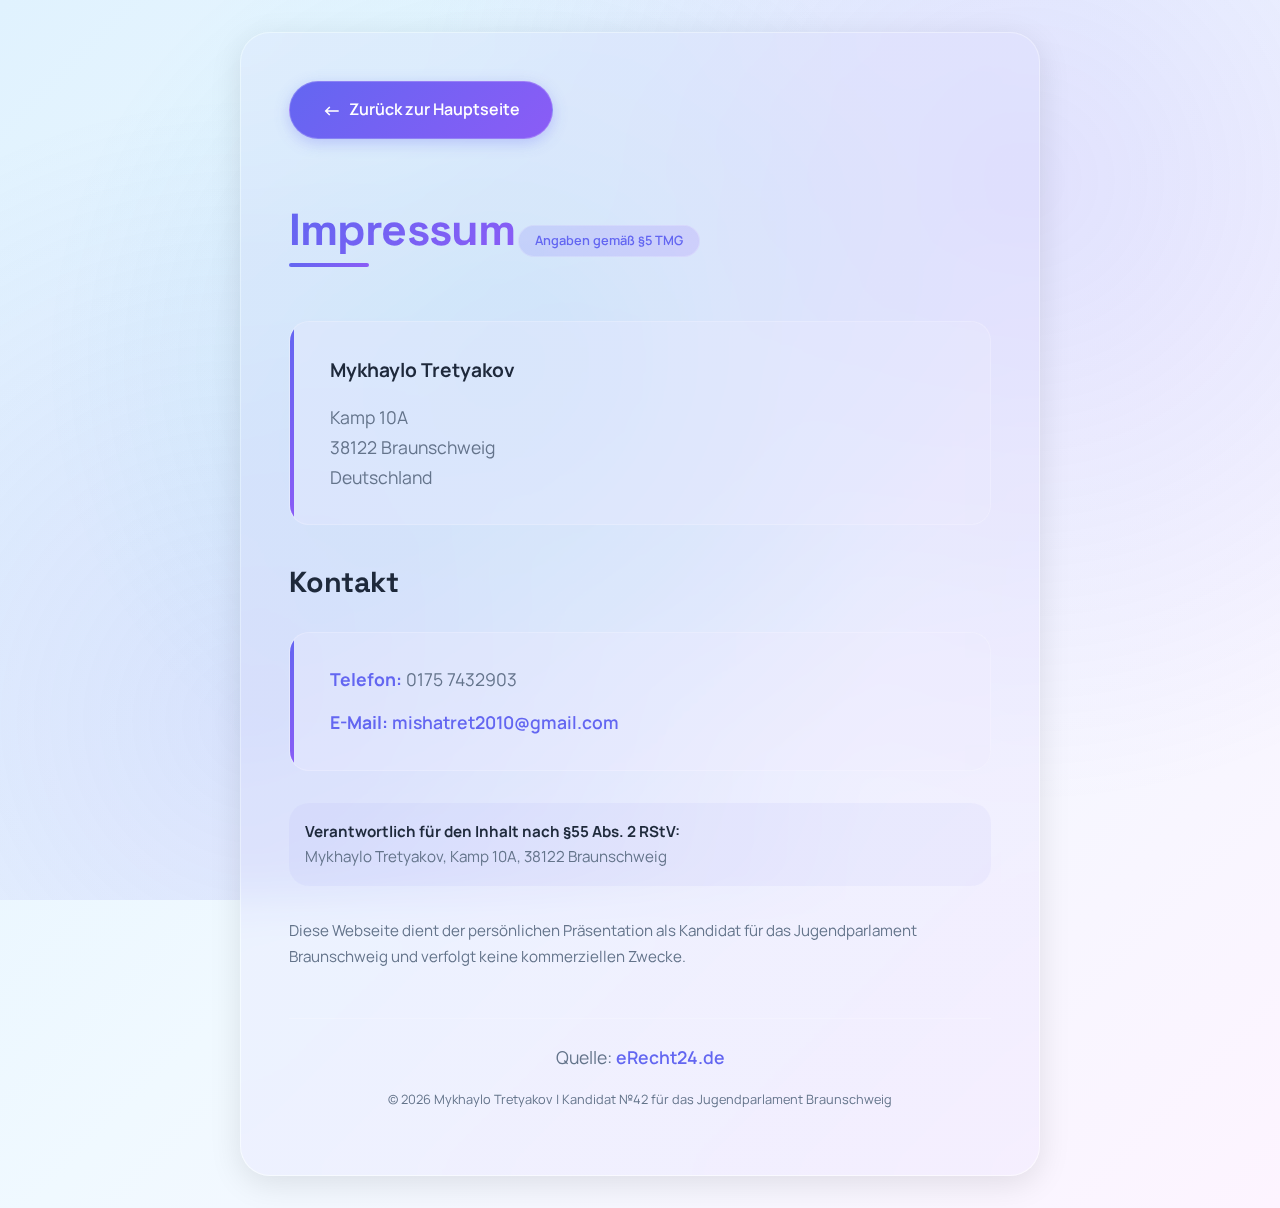
<file: impressum.html>
<!DOCTYPE html>
<html lang="de">
<head>
    <meta charset="UTF-8">
    <meta name="viewport" content="width=device-width, initial-scale=1.0">
    <title>Impressum | Mykhaylo Tretyakov Kandidat №42</title>
    <style>
        /* Локальные шрифты */
        @font-face {
            font-family: 'Manrope';
            src: url('Manrope-VariableFont_wght.ttf') format('truetype');
            font-weight: 100 900;
            font-style: normal;
            font-display: swap;
        }

        @font-face {
            font-family: 'Space Grotesk';
            src: url('SpaceGrotesk-VariableFont_wght.ttf') format('truetype');
            font-weight: 100 900;
            font-style: normal;
            font-display: swap;
        }

        :root {
            --primary: #6366f1;
            --secondary: #8b5cf6;
            --accent: #06b6d4;
            --glass-bg: rgba(255, 255, 255, 0.15);
            --glass-border: rgba(255, 255, 255, 0.2);
            --glass-shadow: 0 8px 32px rgba(0, 0, 0, 0.1);
            --dark: #1e293b;
            --light: #f8fafc;
            --gray: #64748b;
            --gray-light: #e2e8f0;
            --white: #ffffff;
            --radius: 20px;
            --radius-lg: 30px;
            --transition: all 0.4s cubic-bezier(0.4, 0, 0.2, 1);
            --blur: blur(20px);
        }

        * {
            margin: 0;
            padding: 0;
            box-sizing: border-box;
        }

        html {
            scroll-behavior: smooth;
            scroll-padding-top: 100px;
        }

        body {
            font-family: 'Manrope', sans-serif;
            color: var(--dark);
            background: linear-gradient(135deg, #e0f2fe 0%, #f0f9ff 50%, #fdf4ff 100%);
            line-height: 1.6;
            overflow-x: hidden;
            min-height: 100vh;
            position: relative;
            padding: 2rem;
            display: flex;
            align-items: center;
            justify-content: center;
        }

        body::before {
            content: '';
            position: fixed;
            top: 0;
            left: 0;
            width: 100%;
            height: 100%;
            background: 
                radial-gradient(circle at 20% 80%, rgba(99, 102, 241, 0.15) 0%, transparent 50%),
                radial-gradient(circle at 80% 20%, rgba(139, 92, 246, 0.15) 0%, transparent 50%),
                radial-gradient(circle at 40% 40%, rgba(6, 182, 212, 0.1) 0%, transparent 50%);
            z-index: -1;
            pointer-events: none;
        }

        h1, h2, h3, h4 {
            font-family: 'Space Grotesk', sans-serif;
            font-weight: 700;
            line-height: 1.2;
            letter-spacing: -0.02em;
            color: var(--dark);
        }

        .container {
            max-width: 800px;
            width: 100%;
            margin: 0 auto;
            padding: 3rem;
            background: var(--glass-bg);
            backdrop-filter: var(--blur);
            -webkit-backdrop-filter: var(--blur);
            border-radius: var(--radius-lg);
            border: 1px solid var(--glass-border);
            box-shadow: var(--glass-shadow);
            transition: var(--transition);
            position: relative;
            overflow: hidden;
        }

        .container:hover {
            box-shadow: 0 30px 60px rgba(99, 102, 241, 0.2);
            transform: translateY(-5px);
        }

        .container::before {
            content: '';
            position: absolute;
            top: 0;
            left: 0;
            right: 0;
            bottom: 0;
            background: linear-gradient(135deg, rgba(99, 102, 241, 0.05), rgba(139, 92, 246, 0.05));
            z-index: -1;
            pointer-events: none;
        }

        h1 {
            font-size: 2.8rem;
            margin-bottom: 2rem;
            background: linear-gradient(135deg, var(--primary) 0%, var(--secondary) 100%);
            -webkit-background-clip: text;
            -webkit-text-fill-color: transparent;
            position: relative;
            display: inline-block;
        }

        h1::after {
            content: '';
            position: absolute;
            bottom: -10px;
            left: 0;
            width: 80px;
            height: 4px;
            background: linear-gradient(90deg, var(--primary), var(--secondary));
            border-radius: 2px;
        }

        h2 {
            font-size: 1.8rem;
            margin-top: 2.5rem;
            margin-bottom: 1.2rem;
            color: var(--dark);
            position: relative;
        }

        p {
            margin-bottom: 1rem;
            color: var(--gray);
            font-size: 1.1rem;
            line-height: 1.7;
        }

        strong {
            color: var(--dark);
            font-weight: 700;
        }

        a {
            color: var(--primary);
            text-decoration: none;
            transition: var(--transition);
            font-weight: 600;
            position: relative;
        }

        a:hover {
            color: var(--secondary);
            text-decoration: underline;
        }

        .back-button {
            display: inline-flex;
            align-items: center;
            justify-content: center;
            background: linear-gradient(135deg, var(--primary), var(--secondary));
            color: white;
            padding: 0.8rem 2rem;
            border-radius: 50px;
            text-decoration: none;
            font-weight: 600;
            font-size: 1rem;
            transition: var(--transition);
            backdrop-filter: blur(10px);
            box-shadow: 0 4px 15px rgba(99, 102, 241, 0.3);
            border: 1px solid rgba(255, 255, 255, 0.2);
            margin-bottom: 2rem;
            gap: 0.5rem;
        }

        .back-button:hover {
            transform: translateY(-3px);
            box-shadow: 0 8px 25px rgba(99, 102, 241, 0.4);
            text-decoration: none;
            color: white;
        }

        .back-button span {
            font-size: 1.2rem;
        }

        .header-nav {
            display: flex;
            justify-content: space-between;
            align-items: center;
            margin-bottom: 2rem;
        }

        .logo-icon {
            width: 55px;
            height: 55px;
            display: flex;
            align-items: center;
            justify-content: center;
            background: linear-gradient(135deg, var(--primary), var(--secondary));
            color: white;
            border-radius: 15px;
            font-family: 'Space Grotesk', sans-serif;
            font-weight: 700;
            font-size: 1.5rem;
            transition: var(--transition);
            backdrop-filter: blur(10px);
            box-shadow: 0 4px 15px rgba(99, 102, 241, 0.3);
            border: 1px solid rgba(255, 255, 255, 0.2);
        }

        .logo-icon:hover {
            transform: translateY(-3px) scale(1.05);
            box-shadow: 0 8px 25px rgba(99, 102, 241, 0.4);
        }

        .contact-card {
            background: var(--glass-bg);
            backdrop-filter: blur(10px);
            -webkit-backdrop-filter: blur(10px);
            padding: 2rem;
            border-radius: var(--radius);
            border: 1px solid var(--glass-border);
            margin: 2rem 0;
            transition: var(--transition);
            position: relative;
            overflow: hidden;
        }

        .contact-card:hover {
            transform: translateY(-5px);
            box-shadow: 0 15px 30px rgba(99, 102, 241, 0.15);
        }

        .contact-card::before {
            content: '';
            position: absolute;
            top: 0;
            left: 0;
            width: 4px;
            height: 100%;
            background: linear-gradient(135deg, var(--primary), var(--secondary));
        }

        .contact-card p {
            margin-bottom: 0.8rem;
            font-size: 1.1rem;
            padding-left: 0.5rem;
        }

        .contact-card p:last-child {
            margin-bottom: 0;
        }

        .source {
            margin-top: 3rem;
            padding-top: 1.5rem;
            border-top: 1px solid var(--glass-border);
            font-size: 0.9rem;
            color: var(--gray);
            text-align: center;
        }

        .badge {
            display: inline-block;
            background: linear-gradient(135deg, rgba(99, 102, 241, 0.15), rgba(139, 92, 246, 0.15));
            backdrop-filter: blur(10px);
            padding: 0.3rem 1rem;
            border-radius: 50px;
            font-size: 0.8rem;
            font-weight: 600;
            color: var(--primary);
            border: 1px solid var(--glass-border);
            margin-bottom: 1rem;
        }

        /* Анимации */
        @keyframes fadeInUp {
            from {
                opacity: 0;
                transform: translateY(30px);
            }
            to {
                opacity: 1;
                transform: translateY(0);
            }
        }

        @keyframes float {
            0%, 100% { transform: translateY(0px); }
            50% { transform: translateY(-10px); }
        }

        .fade-in {
            animation: fadeInUp 0.8s ease forwards;
        }

        .float {
            animation: float 6s ease-in-out infinite;
        }

        /* Responsive */
        @media (max-width: 768px) {
            body {
                padding: 1rem;
                align-items: flex-start;
            }

            .container {
                padding: 1.8rem;
            }

            h1 {
                font-size: 2rem;
            }

            h2 {
                font-size: 1.5rem;
                margin-top: 2rem;
            }

            p {
                font-size: 1rem;
            }

            .back-button {
                width: 100%;
                justify-content: center;
            }

            .header-nav {
                flex-direction: column;
                gap: 1rem;
                align-items: flex-start;
            }

            .logo-icon {
                align-self: flex-end;
            }

            .contact-card p {
                font-size: 1rem;
            }
        }

        @media (max-width: 480px) {
            .container {
                padding: 1.5rem;
            }

            h1 {
                font-size: 1.8rem;
            }

            .contact-card {
                padding: 1.5rem;
            }
        }

        /* Версия для печати */
        @media print {
            body {
                background: white;
                padding: 0;
            }

            .container {
                box-shadow: none;
                border: 1px solid #ddd;
                backdrop-filter: none;
                background: white;
            }

            .back-button {
                display: none;
            }

            .logo-icon {
                display: none;
            }
        }
    </style>
</head>
<body>
    <div class="container fade-in">
        <div class="header-nav">
            <a href="index.html#home" class="back-button">
                <span>←</span> Zurück zur Hauptseite
            </a>
        </div>

        <h1>
            Impressum
        </h1>

        <div class="badge">Angaben gemäß §5 TMG</div>

        <div class="contact-card">
            <p style="font-size: 1.2rem; font-weight: 700; color: var(--dark); margin-bottom: 1rem;">Mykhaylo Tretyakov</p>
            <p>Kamp 10A<br>38122 Braunschweig<br>Deutschland</p>
        </div>

        <h2>Kontakt</h2>
        
        <div class="contact-card">
            <p><strong style="color: var(--primary);">Telefon:</strong> 0175 7432903</p>
            <p><strong style="color: var(--primary);">E-Mail:</strong> <a href="mailto:mishatret2010@gmail.com">mishatret2010@gmail.com</a></p>
        </div>

        <div style="margin-top: 1.5rem; padding: 1rem; background: rgba(99, 102, 241, 0.05); border-radius: var(--radius);">
            <p style="margin-bottom: 0; font-size: 0.95rem; color: var(--gray);">
                <strong style="color: var(--dark);">Verantwortlich für den Inhalt nach §55 Abs. 2 RStV:</strong><br>
                Mykhaylo Tretyakov, Kamp 10A, 38122 Braunschweig
            </p>
        </div>

        <div style="margin-top: 2rem;">
            <p style="font-size: 0.95rem; color: var(--gray);">
                Diese Webseite dient der persönlichen Präsentation als Kandidat für das Jugendparlament Braunschweig und verfolgt keine kommerziellen Zwecke.
            </p>
        </div>

        <div class="source">
            <p>Quelle: <a href="https://www.e-recht24.de" target="_blank">eRecht24.de</a></p>
            <p style="margin-top: 0.5rem; font-size: 0.8rem;">&copy; 2026 Mykhaylo Tretyakov | Kandidat №42 für das Jugendparlament Braunschweig</p>
        </div>
    </div>

    <script>
        document.addEventListener('DOMContentLoaded', function() {
            // Анимация при скролле
            const observerOptions = {
                threshold: 0.1,
                rootMargin: '0px 0px -50px 0px'
            };
            
            const observer = new IntersectionObserver((entries) => {
                entries.forEach(entry => {
                    if (entry.isIntersecting) {
                        entry.target.style.opacity = '1';
                        entry.target.style.transform = 'translateY(0)';
                    }
                });
            }, observerOptions);
            
            // Наблюдаем за элементами
            document.querySelectorAll('h2, .contact-card, .badge').forEach(el => {
                el.style.opacity = '0';
                el.style.transform = 'translateY(20px)';
                el.style.transition = 'opacity 0.6s ease, transform 0.6s ease';
                observer.observe(el);
            });
            
            // Форматирование номера телефона
            const phoneElement = document.querySelector('p strong:contains("Telefon")');
            // Номер уже отформатирован в HTML
        });
    </script>
</body>
</html>
</file>
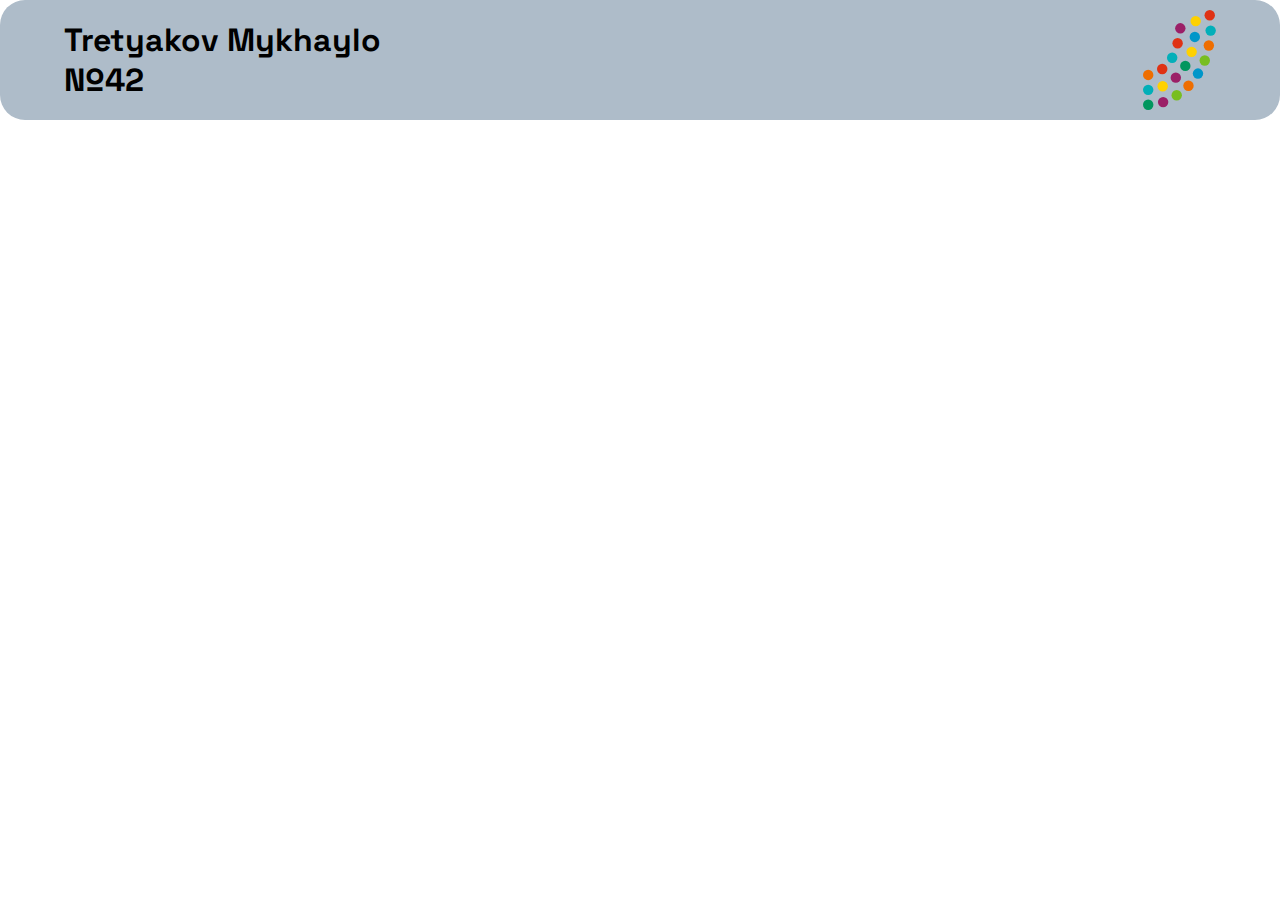
<file: main.html>
<!DOCTYPE html>
<html lang="en">
<head>
    <meta charset="UTF-8">
    <meta name="viewport" content="width=device-width, initial-scale=1.0">
    <title>JuPa</title>
    <link rel="stylesheet" href="main.css">
</head>

<body>
    <div class="head">
        <div class="name">Tretyakov Mykhaylo<br>№42</div>
        <div class="jupalogo">
      <svg className="block size-full" fill="none" preserveAspectRatio="none" viewBox="0 0 94.6992 129.991">
        <g clipPath="url(#clip0_7_9)" id="JuPa">
          <circle cx="6.76423" cy="123.227" fill="var(--fill-0, #01965E)" id="Ellipse 1" r="6.76423" />
          <circle cx="6.76423" cy="103.816" fill="var(--fill-0, #01AFB8)" id="Ellipse 2" r="6.76423" />
          <circle cx="6.76423" cy="84.4059" fill="var(--fill-0, #EE6E00)" id="Ellipse 3" r="6.76423" />
          <circle cx="24.9983" cy="76.7594" fill="var(--fill-0, #DF3214)" id="Ellipse 4" r="6.76423" />
          <circle cx="37.9385" cy="62.0545" fill="var(--fill-0, #03AFB9)" id="Ellipse 10" r="6.76423" />
          <circle cx="54.9962" cy="72.642" fill="var(--fill-0, #01965E)" id="Ellipse 11" r="6.76423" />
          <circle cx="71.4656" cy="82.6413" fill="var(--fill-0, #0096C9)" id="Ellipse 12" r="6.76423" />
          <circle cx="80.2885" cy="65.5837" fill="var(--fill-0, #78BE20)" id="Ellipse 13" r="6.76423" />
          <circle cx="63.2309" cy="54.408" fill="var(--fill-0, #FED101)" id="Ellipse 14" r="6.76423" />
          <circle cx="44.9969" cy="43.2323" fill="var(--fill-0, #DF3214)" id="Ellipse 15" r="6.76423" />
          <circle cx="48.526" cy="23.8219" fill="var(--fill-0, #9B1F67)" id="Ellipse 16" r="6.76423" />
          <circle cx="68.5246" cy="14.4108" fill="var(--fill-0, #FED101)" id="Ellipse 17" r="6.76423" />
          <circle cx="67.3482" cy="34.9976" fill="var(--fill-0, #0096C9)" id="Ellipse 18" r="6.76423" />
          <circle cx="85.5823" cy="46.1732" fill="var(--fill-0, #EE6E00)" id="Ellipse 19" r="6.76423" />
          <circle cx="87.9351" cy="26.7628" fill="var(--fill-0, #03AFB9)" id="Ellipse 20" r="6.76423" />
          <circle cx="86.7587" cy="6.76423" fill="var(--fill-0, #DF3214)" id="Ellipse 21" r="6.76423" />
          <circle cx="25.5865" cy="99.1107" fill="var(--fill-0, #FFD101)" id="Ellipse 5" r="6.76423" />
          <circle cx="26.1746" cy="119.698" fill="var(--fill-0, #9B1F67)" id="Ellipse 6" r="6.76423" />
          <circle cx="43.8205" cy="110.875" fill="var(--fill-0, #78BE20)" id="Ellipse 7" r="6.76423" />
          <circle cx="42.6441" cy="87.9351" fill="var(--fill-0, #9B1F67)" id="Ellipse 8" r="6.76423" />
          <circle cx="59.1135" cy="98.5225" fill="var(--fill-0, #EE6E00)" id="Ellipse 9" r="6.76423" />
        </g>
        <defs>
          <clipPath id="clip0_7_9">
            <rect fill="white" height="129.991" width="94.6992" />
          </clipPath>
        </defs>
      </svg>
        </div>
    </div>
</body>
</html>
</file>
<file: main.css>
* {
    padding: 0;
    margin: 0;
}

@font-face {
    font-family: 'Space Grotesk';
    src: url("SpaceGrotesk-Bold.ttf")
}

@font-face {
    font-family: "Verceitti";
    src: url("Vercetti-Regular.ttf");
}

.head {
    display: flex;
    align-items: center;
    justify-content: space-between;
    gap: 20px;
    background-color: rgb(174, 188, 201);
    width: 100%;
    padding: 10px 5%;
    box-sizing: border-box;
    border-radius: 25px;
}

.jupalogo {
    height: 100px;
    aspect-ratio: 94.6992 / 129.991;
    flex-shrink: 0;
}

.jupalogo svg {
    width: 100%;
    height: 100%;
    display: block;
}

.name {
    font-family: 'Space Grotesk';
    font-size: 200%;
    white-space: nowrap;
}

@media (max-width: 768px) {
    .head {
        padding: 10px 5%;
    }

    .jupalogo {
        height: 60px;
    }

    .name {
        font-size: 120%;
        line-height: 1.3;
    }
}
</file>
